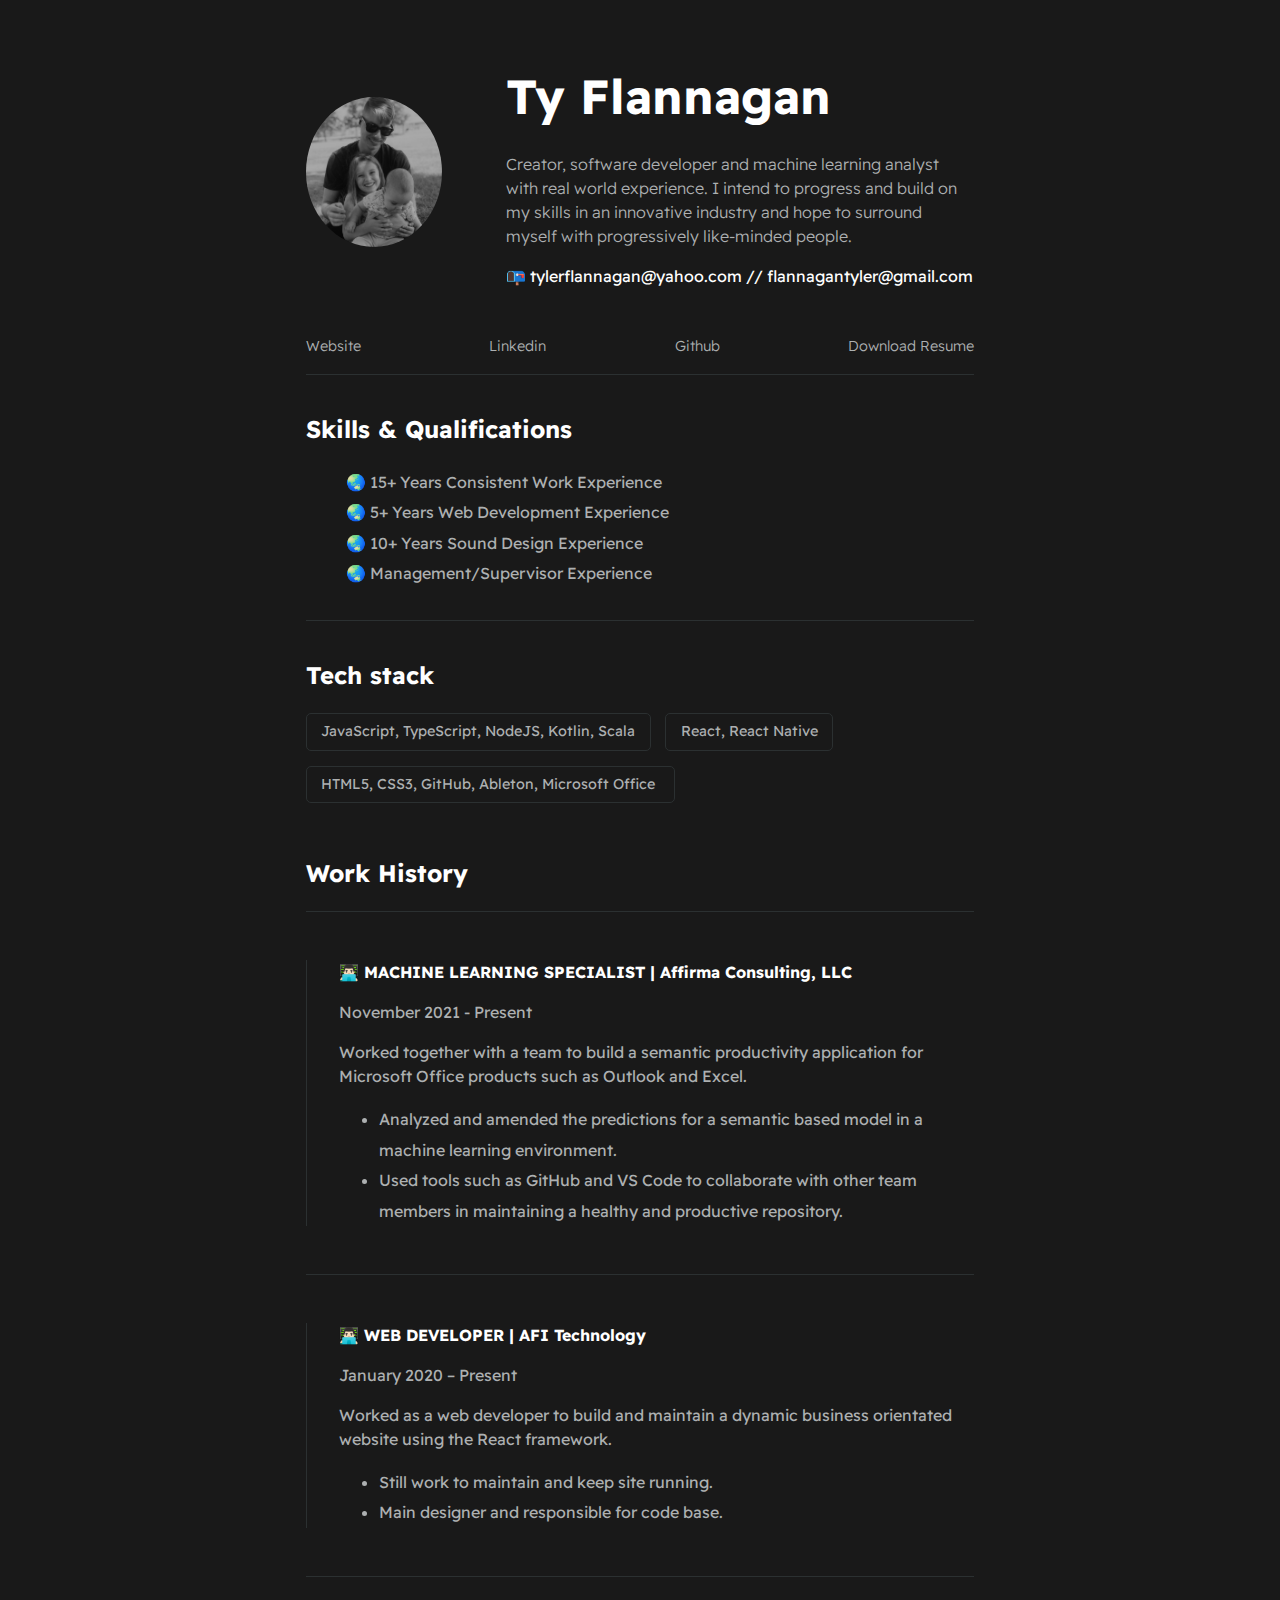
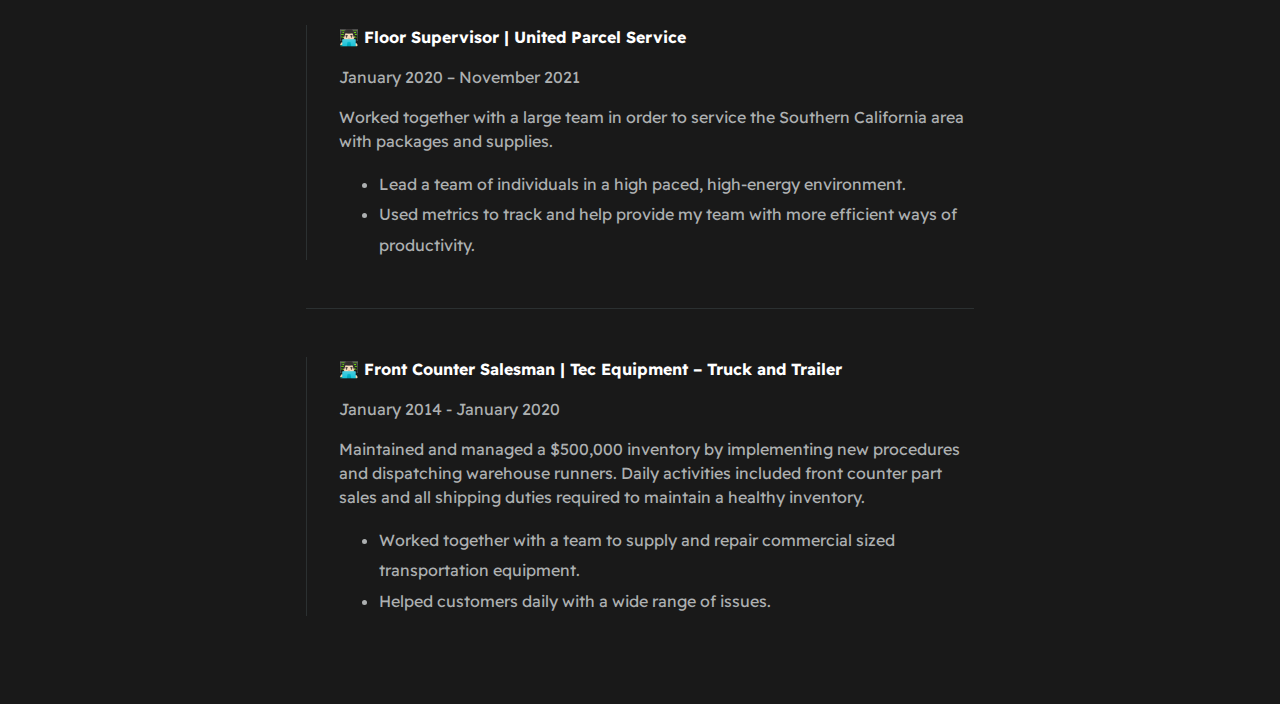
<file: index.html>
<!DOCTYPE html>
<html lang="en">
<head>
  <meta charset="UTF-8">
  <meta http-equiv="X-UA-Compatible" content="IE=edge">
  <meta name="viewport" content="width=device-width, initial-scale=1.0">
  <title>Ty Flannagan</title>
  <link rel="stylesheet" href="./styles/main.css">
</head>
<body>
  <div id="container--main">

    <section id="wrapper--hero" class="section--page">
        <img id="profile-pic" src="./assets/images/hero_portrait.jpg">

        <div>
            <h1 id="user-name">Ty Flannagan</h1>
            <p id="bio">Creator, software developer and machine learning analyst with real world experience. I intend to progress and build on my skills in an innovative industry and hope to surround myself with progressively like-minded people.</p>
            <p id="email">📭 tylerflannagan@yahoo.com // flannagantyler@gmail.com</p>
        </div>  
    </section>

    <section class="section--page">

        <div id="socials--list">
            <a href="https://www.tyflannagan.tech/" target="_blank">Website</a>
            <a href="#" target="_blank">Linkedin</a>
            <a href="https://github.com/tflannagan" target="_blank">Github</a>
            <a href="./assets/Ty's Resume (2022) (Update).pdf" target="_blank">Download Resume</a>
        </div>
    </section>
    <div class="line-break"></div>

    <section class="section--page">
        <h2>Skills & Qualifications</h2>
        <ul id="qualifications--list">
            <li>🌏 15+ Years Consistent Work Experience </li>
            <li>🌏 5+ Years Web Development Experience</li>
            <li>🌏 10+ Years Sound Design Experience</li>
            <li>🌏 Management/Supervisor Experience</li>
        </ul>
    </section>
    <div class="line-break"></div>

    <section class="section--page">
        <h2>Tech stack</h2>

        <div id="wrapper--techstack__items">
            <div class="card--techstack"><span>JavaScript, TypeScript, NodeJS, Kotlin, Scala</span></div>
            <div class="card--techstack"><span>React, React Native</span></div>
            <div class="card--techstack"><span>HTML5, CSS3, GitHub, Ableton, Microsoft Office </span></div>
        </div>
    </section>

    <section id="work-history-wrapper" class="section--page">
        <h2>Work History</h2>

        <div class="line-break"></div>
        <div class="card--work-history">
            <strong>👨🏻‍💻 MACHINE LEARNING SPECIALIST | Affirma Consulting, LLC</strong>
            <p>November 2021 - Present</p>
            <p>Worked together with a team to build a semantic productivity application for Microsoft Office products such as Outlook and Excel.</p>
            <ul>
                <li>Analyzed and amended the predictions for a semantic based model in a machine learning environment.</li>
                <li>Used tools such as GitHub and VS Code to collaborate with other team members in maintaining a healthy and productive repository.</li>
            </ul>
        </div>

        <div class="line-break"></div>

        <div class="card--work-history">
            <strong>👨🏻‍💻 WEB DEVELOPER | AFI Technology</strong>
            <p>January 2020 – Present</p>
            <p>Worked as a web developer to build and maintain a dynamic business orientated website using the React framework.</p>
            <ul>
                <li>Still work to maintain and keep site running.</li>
                <li>Main designer and responsible for code base.</li>
            </ul>
        </div>

        <div class="line-break"></div>

        <div class="card--work-history">
            <strong>👨🏻‍💻 Floor Supervisor | United Parcel Service</strong>
            <p>January 2020 – November 2021</p>
            <p>Worked together with a large team in order to service the Southern California area with packages and supplies.  </p>
            <ul>
                <li>Lead a team of individuals in a high paced, high-energy environment.</li>
                <li>Used metrics to track and help provide my team with more efficient ways of productivity.</li>
            </ul>
        </div>

        <div class="line-break"></div>

        <div class="card--work-history">
            <strong>👨🏻‍💻 Front Counter Salesman | Tec Equipment – Truck and Trailer</strong>
            <p>January 2014 - January 2020</p>
            <p>Maintained and managed a $500,000 inventory by implementing new procedures and dispatching warehouse runners. Daily activities included front counter part sales and all shipping duties required to maintain a healthy inventory.</p>
            <ul>
                <li>Worked together with a team to supply and repair commercial sized transportation equipment.</li>
                <li>Helped customers daily with a wide range of issues.</li>
            </ul>
        </div>
    </section>

    <!-- <section class="section--page">
        <h2>Projects & Accomplishments</h2>

        <div class="card--project">
            <a href="project1.html"><span>🏆 </span>Built a Laboratory management system for forensics lab</a>
        </div>

        <div class="card--project">
            <a href="project1.html" ><span>🏆 </span>Documentation website - Lead team to re-build docs for agora.io</a>
        </div>

        <div class="card--project">
            <a href="project1.html" ><span>🏆 </span>Ecommerce platform using paypal and stripe API for payment integration</a>
        </div>

        <div class="card--project">
            <a href="project1.html"><span>🏆 </span>Social Network - open source project</a>
        </div>

    </section> -->


</div>
</body>
</html>
</file>
<file: styles/main.css>
@import url('https://fonts.googleapis.com/css2?family=Readex+Pro:wght@300;400;500;600;700&display=swap');

:root{
    --mainTextColor-light:#000;
    --secondaryTextColor-light:rgb(51 51 51);
    --mainLinkColor-light:#0da2b8;
    --mainBorderColor-light:rgb(218, 218, 218);
    --mainBgColor-light:rgb(249, 250,251);

    --mainTextColor-dark:#fff;
    --secondaryTextColor-dark:#adb0b1;
    --mainLinkColor-dark:rgb(30, 190,214);
    --mainBorderColor-dark:#2b3031;
    --mainBgColor-dark:#191919;
    
    --mainTextColor:var(--mainTextColor-dark);
    --secondaryTextColor:var(--secondaryTextColor-dark);
    --mainLinkColor:var(--mainLinkColor-dark);
    --mainBorderColor:var(--mainBorderColor-dark);
    --mainBgColor:var(--mainBgColor-dark);

}


*{
    font-family: 'Readex Pro';
    line-height: 1.5em;
    box-sizing: border-box;
    color: var(--mainTextColor);
    
}

body{
    background-color: var(--mainBgColor);            
}

p, span, li{
    color: var(--secondaryTextColor);
    font-size: 1em;
}

a{
    text-decoration: none;
    color: var(--mainLinkColor);
    font-weight: 500;
}

li{
    line-height: 1.9em;
}

#container--main{
    max-width: 700px;
    margin: 0 auto;
    padding: 1em;
}

.section--page{
    padding-top: 1em;
    padding-bottom: 1em;
}

#wrapper--hero{
    display: flex;
    align-items: center;
    gap: 4em;
}

#bio, a{
    font-weight: 300;
}

#user-name{
    font-size: 48px;
    line-height: 1em;
}

#profile-pic{
    width: 150px;
    height: 150px;
    object-fit: cover;
    border-radius: 50%;
}

#email{
    color: var(--mainTextColor);
}

#socials--list{
    display: flex;
    justify-content: space-between;
    column-gap: 1em;
    flex-wrap: wrap;
}

#socials--list a{
    font-weight: 300;
    color: var(--secondaryTextColor);
    font-size: 0.9em;
    transition: 0.3s;
}

#socials--list a:hover{
    font-weight: 100;
    color: var(--mainLinkColor);
    font-size: 0.9em;
}

#qualifications--list{
    list-style: none;
}

#wrapper--techstack__items{
    display: flex;
    flex-wrap: wrap;
    gap: 1em;
    font-size: 0.9em;
}

.card--techstack{
    border: 1px solid var(--mainBorderColor);
    border-radius: 5px;
    padding: 0.5em 1em;
    align-items: center;
}

.card--project{
    padding-top: 1em;
    padding-bottom: 1em;
    border-top: 1px solid var(--mainBorderColor);
}

.card--project a{
    color: var(--mainTextColor);

    transition: 0.3s;
}

.card--project a:hover{
    color: rgb(30, 190,214);

}

.card--work-history{
    border-left: 1px solid var(--mainBorderColor);
    margin-top: 3em;
    margin-bottom: 3em;
    padding-left: 2em;
}

.line-break{
    background-color: var(--mainBorderColor);
    height: 1px;
}


@media(max-width:600px){

    .section--page{
        padding-top: 1em;
        padding-bottom: 1em;
    }

    #wrapper--hero{
        display: flex;
        align-items: center;
        gap: 1em;
    }

    #profile-pic{
        width: 200px;
        height: 200px;
    }

    #wrapper--hero{
        flex-direction: column;
    }

    .card--work-history{
        border-left: none;
        padding-left: 0;
    }
}
</file>
